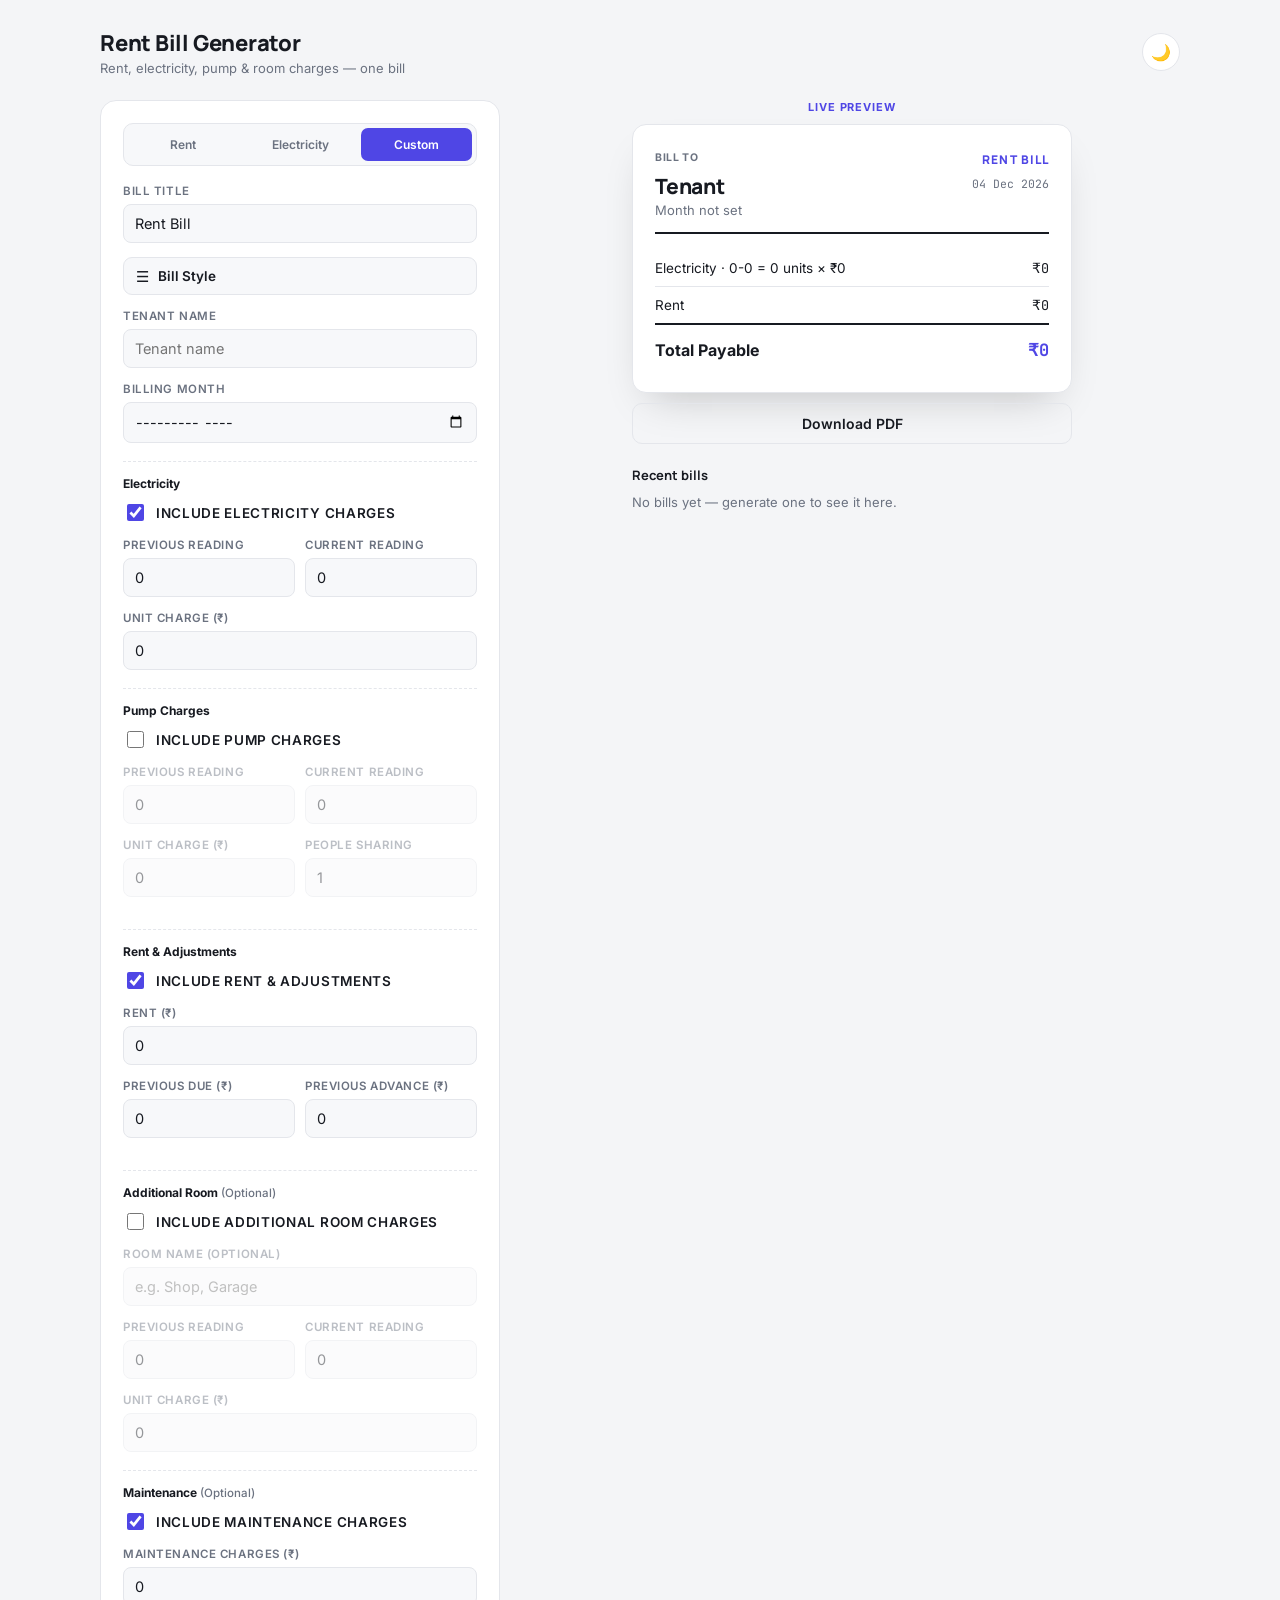
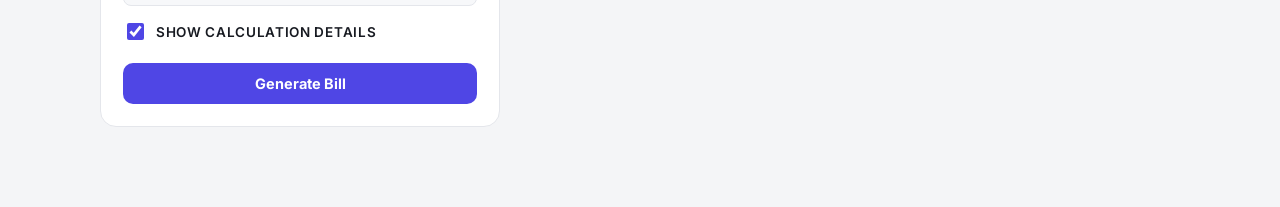
<file: bill-generator.html>
<!DOCTYPE html>
<html lang="en">
<head>
<meta charset="UTF-8">
<meta name="viewport" content="width=device-width, initial-scale=1.0">
<meta name="color-scheme" content="light dark">
<title>Rent Bill Generator</title>
<link rel="preconnect" href="https://fonts.googleapis.com">
<link rel="preconnect" href="https://fonts.gstatic.com" crossorigin>
<link href="https://fonts.googleapis.com/css2?family=Inter:wght@400;500;600;700&family=Manrope:wght@600;700;800&family=JetBrains+Mono:wght@500;600&display=swap" rel="stylesheet">
<style>
  :root {
    --bg:#F4F5F7; --panel:#FFFFFF; --panel-alt:#F7F8FA; --border:#E4E6EB;
    --text:#171A21; --text-muted:#6B7280;
    --accent:#4F46E5; --accent-rgb:79,70,229;
    --bill-accent:#4F46E5; --bill-accent-rgb:79,70,229;
    --danger:#DC2626;
    --font-display:'Manrope', system-ui, sans-serif;
    --font-body:'Inter', system-ui, sans-serif;
    --font-mono:'JetBrains Mono', ui-monospace, monospace;
  }
  :root[data-theme="dark"] {
    --bg:#0C0D11; --panel:#17191F; --panel-alt:#1D2027; --border:#292C35;
    --text:#EDEEF2; --text-muted:#8B90A0;
    --accent:#8583F5; --accent-rgb:133,131,245;
    --danger:#F87171;
  }
  * { box-sizing:border-box; }
  body { margin:0; background:var(--bg); color:var(--text); font-family:var(--font-body); -webkit-font-smoothing:antialiased; }
  .shell { max-width:1120px; margin:0 auto; padding:28px 20px 80px; }
  .app-header { display:flex; align-items:center; justify-content:space-between; margin-bottom:24px; }
  .app-header h1 { font-family:var(--font-display); font-size:22px; font-weight:800; margin:0; letter-spacing:-.01em; }
  .app-header p { margin:2px 0 0; font-size:13px; color:var(--text-muted); }
  .icon-btn { width:38px; height:38px; border-radius:50%; border:1px solid var(--border); background:var(--panel); display:flex; align-items:center; justify-content:center; cursor:pointer; font-size:16px; }
  .layout { display:grid; grid-template-columns:400px 1fr; gap:24px; align-items:start; }
  @media (max-width:880px) { .layout { grid-template-columns:1fr; } }

  .card { background:var(--panel); border:1px solid var(--border); border-radius:16px; padding:22px; }
  .eyebrow { font-size:11px; font-weight:700; text-transform:uppercase; letter-spacing:.08em; color:var(--accent); margin:0 0 10px; }

  .field { margin-bottom:14px; }
  .field-row { display:grid; grid-template-columns:1fr 1fr; gap:10px; }
  label { display:block; font-size:11.5px; font-weight:600; text-transform:uppercase; letter-spacing:.05em; color:var(--text-muted); margin-bottom:6px; }
  input[type="text"], input[type="number"], input[type="month"] {
    width:100%; padding:10px 11px; font-size:14.5px; font-family:var(--font-body); color:var(--text);
    background:var(--panel-alt); border:1px solid var(--border); border-radius:8px;
    transition:border-color .15s, box-shadow .15s;
  }
  input:focus-visible { outline:none; border-color:var(--accent); box-shadow:0 0 0 3px rgba(var(--accent-rgb),.22); }
  .section-label { font-size:12px; font-weight:700; color:var(--text); margin:18px 0 10px; padding-top:14px; border-top:1px dashed var(--border); }
  .section-label:first-of-type { border-top:none; padding-top:0; margin-top:4px; }
  .opt { color:var(--text-muted); font-weight:500; text-transform:none; letter-spacing:0; font-size:11.5px; }

  [role="group"].seg { display:flex; flex-wrap:wrap; gap:6px; background:var(--panel-alt); border:1px solid var(--border); border-radius:10px; padding:4px; margin-bottom:18px; }
  .seg button { flex:1 1 72px; padding:9px 6px; font-family:var(--font-body); font-weight:600; font-size:12px; border:none; background:transparent; color:var(--text-muted); border-radius:7px; cursor:pointer; transition:background .15s, color .15s; }
  .seg button.active { background:var(--accent); color:#fff; }

  .hamburger-btn { display:flex; align-items:center; gap:9px; width:100%; padding:10px 12px; background:var(--panel-alt); border:1px solid var(--border); border-radius:9px; color:var(--text); font-family:var(--font-body); font-weight:600; font-size:13.5px; cursor:pointer; margin-bottom:14px; }
  .hamburger-btn:hover { border-color:var(--accent); }
  .hamburger-icon { font-size:15px; line-height:1; }
  .style-menu-panel { background:var(--panel-alt); border:1px solid var(--border); border-radius:10px; padding:14px; margin:-6px 0 14px; }
  .style-menu-panel[hidden] { display:none; }
  .style-menu-panel .field:last-child { margin-bottom:0; }

  .checkbox-row { display:flex; align-items:center; gap:9px; font-size:13.5px; color:var(--text); margin:0 0 14px; cursor:pointer; user-select:none; }
  .checkbox-row input { width:17px; height:17px; accent-color:var(--accent); cursor:pointer; flex-shrink:0; }
  .dimmed { opacity:.45; transition:opacity .15s; }

  .btn-primary {
    width:100%; padding:12px 16px; background:var(--accent); color:#fff; border:none; border-radius:10px;
    font-family:var(--font-body); font-weight:700; font-size:14.5px; cursor:pointer; margin-top:6px;
    transition:box-shadow .15s, transform .1s;
  }
  .btn-primary:hover { box-shadow:0 10px 22px -10px rgba(var(--accent-rgb),.65); }
  .btn-primary:active { transform:scale(.98); }
  .btn-secondary {
    width:100%; padding:11px 16px; background:transparent; color:var(--text); border:1px solid var(--border);
    border-radius:10px; font-family:var(--font-body); font-weight:600; font-size:14px; cursor:pointer; margin-top:10px;
  }
  .btn-secondary:hover { border-color:var(--accent); color:var(--accent); }

  .receipt-card { max-width:440px; margin:0 auto; }
  .receipt { background:var(--panel); border-radius:14px; padding:26px 22px 22px; box-shadow:0 20px 40px -18px rgba(0,0,0,.22); border:1px solid var(--border); }
  .receipt.pulse { animation:pulseGlow .6s ease-out; }
  @keyframes pulseGlow {
    0% { box-shadow:0 20px 40px -18px rgba(0,0,0,.22), 0 0 0 0 rgba(var(--bill-accent-rgb),.35); }
    100% { box-shadow:0 20px 40px -18px rgba(0,0,0,.22), 0 0 0 14px rgba(var(--bill-accent-rgb),0); }
  }
  .r-head { display:flex; justify-content:space-between; align-items:baseline; }
  .r-kind { font-family:var(--font-display); font-size:12px; font-weight:800; letter-spacing:.09em; color:var(--bill-accent); text-transform:uppercase; }
  .r-date { font-size:11.5px; color:var(--text-muted); font-family:var(--font-mono); }
  .r-name { font-family:var(--font-display); font-size:21px; font-weight:800; margin:8px 0 0; letter-spacing:-.01em; }
  .r-month { font-size:13px; color:var(--text-muted); margin:2px 0 0; }
  .r-div { border-top:1px dashed var(--border); margin:16px 0; }
  .r-row { display:flex; justify-content:space-between; gap:14px; padding:7px 0; font-size:13.5px; }
  .r-label { color:var(--text-muted); }
  .r-amt { font-family:var(--font-mono); font-weight:600; font-variant-numeric:tabular-nums; white-space:nowrap; }
  .r-total { font-size:16px; font-weight:700; }
  .r-total .r-amt { font-size:17px; color:var(--bill-accent); }

  .swatch-row { display:flex; gap:10px; margin-bottom:14px; }
  .swatch { width:26px; height:26px; border-radius:50%; border:none; background:var(--sw); cursor:pointer; padding:0; box-shadow:0 0 0 1px var(--border); }
  .swatch.active { box-shadow:0 0 0 2px var(--panel), 0 0 0 4px var(--sw); }
  .r-warn { font-size:12px; color:var(--danger); margin:2px 0 10px; }

  .inv-head { display:flex; justify-content:space-between; align-items:flex-start; gap:12px; margin-bottom:16px; padding-bottom:14px; border-bottom:2px solid var(--text); }
  .inv-label { font-size:10.5px; font-weight:700; text-transform:uppercase; letter-spacing:.06em; color:var(--text-muted); margin:0 0 4px; }
  .inv-meta { text-align:right; }
  .inv-meta .r-kind { display:block; margin-bottom:4px; }
  .inv-table { width:100%; border-collapse:collapse; font-size:13.5px; }
  .inv-table td { padding:9px 0; border-bottom:1px solid var(--border); }
  .inv-table td.inv-amt { text-align:right; font-family:var(--font-mono); font-variant-numeric:tabular-nums; white-space:nowrap; padding-left:12px; }
  .inv-table tfoot td { border-top:2px solid var(--text); border-bottom:none; font-weight:700; font-size:16px; padding-top:14px; }
  .inv-table tfoot td.inv-amt { color:var(--bill-accent); font-size:17px; }

  .inv-modern-head { background:var(--bill-accent); color:#fff; padding:20px 22px; border-radius:13px 13px 0 0; margin:-26px -22px 18px; }
  .inv-modern-kind { display:block; font-size:11px; font-weight:800; letter-spacing:.09em; text-transform:uppercase; opacity:.85; }
  .inv-modern-name { font-family:var(--font-display); font-size:20px; font-weight:800; margin:6px 0 4px; color:#fff; }
  .inv-modern-meta { display:flex; justify-content:space-between; font-size:12px; opacity:.85; }
  .inv-modern-row { display:flex; justify-content:space-between; gap:12px; padding:9px 10px; font-size:13.5px; border-radius:6px; }
  .inv-modern-row:nth-child(odd) { background:var(--panel-alt); }
  .inv-modern-amt { font-family:var(--font-mono); font-variant-numeric:tabular-nums; white-space:nowrap; }
  .inv-modern-total { display:flex; justify-content:space-between; margin-top:14px; padding:14px; background:var(--panel-alt); border-radius:10px; font-weight:700; font-size:16px; }
  .inv-modern-total span:last-child { color:var(--bill-accent); font-family:var(--font-mono); font-size:17px; }

  .inv-min-head { margin-bottom:22px; }
  .inv-min-meta { display:flex; justify-content:space-between; margin-top:12px; }
  .inv-min-row { display:flex; justify-content:space-between; gap:12px; padding:11px 0; font-size:14px; }
  .inv-min-amt { font-family:var(--font-mono); font-variant-numeric:tabular-nums; white-space:nowrap; }
  .inv-min-total { display:flex; justify-content:space-between; margin-top:10px; padding-top:16px; border-top:1.5px solid var(--text); font-weight:700; font-size:17px; }
  .inv-min-total span:last-child { color:var(--bill-accent); font-family:var(--font-mono); }

  .inv-ledger-head { margin-bottom:16px; }
  .inv-ledger-meta { display:flex; justify-content:space-between; margin-top:8px; gap:10px; }
  .inv-ledger-table { width:100%; border-collapse:collapse; font-size:13px; border:1px solid var(--border); }
  .inv-ledger-table th { text-align:left; font-size:10.5px; text-transform:uppercase; letter-spacing:.05em; color:var(--text-muted); padding:8px 10px; border:1px solid var(--border); background:var(--panel-alt); }
  .inv-ledger-table td { padding:8px 10px; border:1px solid var(--border); font-family:var(--font-mono); }
  .inv-ledger-table th:first-child, .inv-ledger-table td:first-child { width:30px; text-align:center; color:var(--text-muted); }
  .inv-ledger-table th:last-child, .inv-ledger-table td:last-child { text-align:right; }
  .inv-ledger-table tfoot td { font-weight:700; font-size:14.5px; }
  .inv-ledger-table tfoot td:last-child { color:var(--bill-accent); font-size:16px; }

  .inv-stmt-info { margin:10px 0 16px; }
  .inv-stmt-meta-table { width:100%; border-collapse:collapse; font-size:12.5px; }
  .inv-stmt-meta-table td { padding:4px 0; }
  .inv-stmt-meta-table td:first-child { color:var(--text-muted); width:45%; }
  .inv-stmt-meta-table td:last-child { font-weight:600; text-align:right; }
  .inv-stmt-table { width:100%; border-collapse:collapse; font-size:13.5px; }
  .inv-stmt-table td { padding:8px 0; border-bottom:1px solid var(--border); }
  .inv-stmt-table td:last-child { text-align:right; font-family:var(--font-mono); font-variant-numeric:tabular-nums; white-space:nowrap; }
  .inv-stmt-table tfoot td { border-top:3px double var(--text); border-bottom:none; font-weight:700; font-size:16px; padding-top:12px; }
  .inv-stmt-table tfoot td:last-child { color:var(--bill-accent); font-size:17px; }


  .history-wrap { margin-top:22px; }
  .history-wrap h3 { font-family:var(--font-display); font-size:13px; margin:0 0 10px; }
  .hist-item { display:flex; align-items:center; gap:8px; }
  .hist-load {
    flex:1; text-align:left; display:flex; flex-direction:column; gap:1px; padding:9px 11px;
    background:var(--panel-alt); border:1px solid var(--border); border-radius:8px; cursor:pointer; font-family:var(--font-body);
  }
  .hist-load:hover { border-color:var(--accent); }
  .hist-load strong { font-size:13px; }
  .hist-load span { font-size:11.5px; color:var(--text-muted); font-family:var(--font-mono); }
  .hist-del { width:32px; height:32px; flex-shrink:0; border:1px solid var(--border); background:var(--panel); border-radius:8px; cursor:pointer; color:var(--text-muted); font-size:16px; line-height:1; }
  .hist-del:hover { color:var(--danger); border-color:var(--danger); }
  .hist-item + .hist-item { margin-top:8px; }
  .empty { font-size:13px; color:var(--text-muted); margin:0; }

  .toast {
    position:fixed; left:50%; bottom:24px; transform:translate(-50%,12px); opacity:0; pointer-events:none;
    background:var(--text); color:var(--bg); padding:11px 14px; border-radius:10px; font-size:13.5px;
    display:flex; align-items:center; gap:14px; transition:opacity .18s, transform .18s; z-index:20;
  }
  .toast.show { opacity:1; transform:translate(-50%,0); pointer-events:auto; }
  .toast button { background:none; border:none; color:var(--accent); font-weight:700; cursor:pointer; font-size:13.5px; }

  @media (prefers-reduced-motion:reduce) { * { animation:none !important; transition:none !important; } }

  @media print {
    @page { size:portrait; margin:14mm 12mm; }
    body { background:#fff; color:#111; }
    .no-print, .app-header, .eyebrow { display:none !important; }
    .layout { display:block; }
    .shell { padding:0 8%; max-width:none; }
    .receipt-card { max-width:100%; margin:0; }
    .receipt { box-shadow:none; color:#111; border-color:#ccc; }
    .r-label { color:#444; }
  }
</style>
</head>
<body>
<div class="shell">
  <div class="app-header">
    <div>
      <h1>Rent Bill Generator</h1>
      <p>Rent, electricity, pump &amp; room charges — one bill</p>
    </div>
    <button class="icon-btn no-print" id="themeToggle" aria-label="Toggle dark mode">🌙</button>
  </div>

  <div class="layout">
    <div class="card no-print">
      <div role="group" aria-label="Bill type" class="seg">
        <button type="button" id="billTypeRentBtn">Rent</button>
        <button type="button" id="billTypeElecBtn">Electricity</button>
        <button type="button" id="billTypeCustomBtn" class="active">Custom</button>
      </div>
      <div class="field">
        <label for="billTitleInput">Bill Title</label>
        <input type="text" id="billTitleInput" class="live-input" value="Rent Bill">
      </div>
      <button type="button" class="hamburger-btn no-print" id="styleMenuBtn" aria-expanded="false" aria-controls="styleMenuPanel">
        <span class="hamburger-icon">☰</span> Bill Style
      </button>
      <div class="style-menu-panel" id="styleMenuPanel" hidden>
        <div class="field">
          <label>Bill Accent</label>
          <div class="swatch-row" id="swatchRow" role="group" aria-label="Bill accent color">
            <button type="button" class="swatch active" data-color="indigo" style="--sw:#4F46E5" aria-label="Indigo"></button>
            <button type="button" class="swatch" data-color="emerald" style="--sw:#059669" aria-label="Emerald"></button>
            <button type="button" class="swatch" data-color="amber" style="--sw:#D97706" aria-label="Amber"></button>
            <button type="button" class="swatch" data-color="rose" style="--sw:#E11D48" aria-label="Rose"></button>
            <button type="button" class="swatch" data-color="slate" style="--sw:#334155" aria-label="Slate"></button>
          </div>
        </div>
        <div class="field">
          <label>Invoice Style</label>
          <div role="group" aria-label="Invoice style" class="seg">
            <button type="button" id="structClassicBtn" class="active">Classic</button>
            <button type="button" id="structModernBtn">Modern</button>
            <button type="button" id="structMinimalBtn">Minimal</button>
            <button type="button" id="structLedgerBtn">Ledger</button>
            <button type="button" id="structStatementBtn">Statement</button>
          </div>
        </div>
      </div>
      <div class="field">
        <label for="nameInput">Tenant Name</label>
        <input type="text" id="nameInput" class="live-input" placeholder="Tenant name">
      </div>
      <div class="field">
        <label for="monthInput">Billing Month</label>
        <input type="month" id="monthInput" class="live-input">
      </div>

      <div class="section-label">Electricity</div>
      <label class="checkbox-row"><input type="checkbox" id="elecIncluded" class="live-input" checked> Include Electricity Charges</label>
      <div id="elecFieldsWrap">
        <div class="field-row">
          <div class="field"><label for="elecPrevInput">Previous Reading</label><input type="number" min="0" step="0.01" id="elecPrevInput" class="live-input" value="0"></div>
          <div class="field"><label for="elecCurrInput">Current Reading</label><input type="number" min="0" step="0.01" id="elecCurrInput" class="live-input" value="0"></div>
        </div>
        <div class="field"><label for="elecRateInput">Unit Charge (₹)</label><input type="number" min="0" step="0.01" id="elecRateInput" class="live-input" value="0"></div>
      </div>

      <div class="section-label">Pump Charges</div>
      <label class="checkbox-row"><input type="checkbox" id="pumpIncluded" class="live-input"> Include Pump Charges</label>
      <div id="pumpFieldsWrap" class="dimmed">
        <div class="field-row">
          <div class="field"><label for="pumpPrevInput">Previous Reading</label><input type="number" min="0" step="0.01" id="pumpPrevInput" class="live-input" value="0"></div>
          <div class="field"><label for="pumpCurrInput">Current Reading</label><input type="number" min="0" step="0.01" id="pumpCurrInput" class="live-input" value="0"></div>
        </div>
        <div class="field-row">
          <div class="field"><label for="pumpRateInput">Unit Charge (₹)</label><input type="number" min="0" step="0.01" id="pumpRateInput" class="live-input" value="0"></div>
          <div class="field"><label for="pumpPeopleInput">People Sharing</label><input type="number" min="1" step="1" id="pumpPeopleInput" class="live-input" value="1"></div>
        </div>
      </div>

      <div class="section-label">Rent &amp; Adjustments</div>
      <label class="checkbox-row"><input type="checkbox" id="rentIncluded" class="live-input" checked> Include Rent &amp; Adjustments</label>
      <div id="rentFieldsWrap">
        <div class="field"><label for="rentInput">Rent (₹)</label><input type="number" min="0" step="0.01" id="rentInput" class="live-input" value="0"></div>
        <div class="field-row">
          <div class="field"><label for="prevDueInput">Previous Due (₹)</label><input type="number" min="0" step="0.01" id="prevDueInput" class="live-input" value="0"></div>
          <div class="field"><label for="prevAdvanceInput">Previous Advance (₹)</label><input type="number" min="0" step="0.01" id="prevAdvanceInput" class="live-input" value="0"></div>
        </div>
      </div>

      <div class="section-label">Additional Room <span class="opt">(Optional)</span></div>
      <label class="checkbox-row"><input type="checkbox" id="roomIncluded" class="live-input"> Include Additional Room Charges</label>
      <div id="roomFieldsWrap" class="dimmed">
        <div class="field"><label for="roomNameInput">Room Name (Optional)</label><input type="text" id="roomNameInput" class="live-input" placeholder="e.g. Shop, Garage"></div>
        <div class="field-row">
          <div class="field"><label for="roomPrevInput">Previous Reading</label><input type="number" min="0" step="0.01" id="roomPrevInput" class="live-input" value="0"></div>
          <div class="field"><label for="roomCurrInput">Current Reading</label><input type="number" min="0" step="0.01" id="roomCurrInput" class="live-input" value="0"></div>
        </div>
        <div class="field"><label for="roomRateInput">Unit Charge (₹)</label><input type="number" min="0" step="0.01" id="roomRateInput" class="live-input" value="0"></div>
      </div>

      <div class="section-label">Maintenance <span class="opt">(Optional)</span></div>
      <label class="checkbox-row"><input type="checkbox" id="maintenanceIncluded" class="live-input" checked> Include Maintenance Charges</label>
      <div id="maintFieldsWrap">
        <div class="field"><label for="maintenanceInput">Maintenance Charges (₹)</label><input type="number" min="0" step="0.01" id="maintenanceInput" class="live-input" value="0"></div>
      </div>

      <label class="checkbox-row"><input type="checkbox" id="showDetails" class="live-input" checked> Show Calculation Details</label>

      <button class="btn-primary" id="generateBtn">Generate Bill</button>
    </div>

    <div>
      <p class="eyebrow" style="text-align:center;">Live preview</p>
      <div id="receiptWrap" class="receipt-card">
        <div class="receipt" id="receiptCard">
          <div id="receiptEl"></div>
        </div>
      </div>
      <div style="max-width:440px; margin:0 auto;">
        <button class="btn-secondary no-print" id="printBtn">Download PDF</button>
      </div>

      <div class="history-wrap no-print" style="max-width:440px; margin-left:auto; margin-right:auto;">
        <h3>Recent bills</h3>
        <div id="historyList"></div>
      </div>
    </div>
  </div>
</div>

<div class="toast no-print" id="toast" role="status" aria-live="polite"></div>

<script>
  const $ = id => document.getElementById(id);
  const MONTHS = ['January','February','March','April','May','June','July','August','September','October','November','December'];
  let history = [];
  let lastDeleted = null;
  let toastTimer = null;
  let billType = 'custom';

  function num(id){ const v = parseFloat($(id).value); return isNaN(v) ? 0 : v; }

  function formatMonthInput(v){
    if(!v) return 'Month not set';
    const parts = v.split('-');
    const idx = parseInt(parts[1],10) - 1;
    return (MONTHS[idx] || '') + ' ' + parts[0];
  }

  function fmt(n){
    const neg = n < 0;
    const v = Math.abs(Math.round(n*100)/100).toLocaleString('en-IN', {maximumFractionDigits:2});
    return (neg ? '−₹' : '₹') + v;
  }

  function escapeHtml(str){
    const d = document.createElement('div');
    d.textContent = String(str);
    return d.innerHTML;
  }

  function currentData(){
    return {
      name: $('nameInput').value.trim() || 'Tenant',
      month: $('monthInput').value,
      elecOn: $('elecIncluded').checked,
      elecPrev: num('elecPrevInput'), elecCurr: num('elecCurrInput'), elecRate: num('elecRateInput'),
      pumpOn: $('pumpIncluded').checked,
      pumpPrev: num('pumpPrevInput'), pumpCurr: num('pumpCurrInput'), pumpRate: num('pumpRateInput'),
      pumpPeople: num('pumpPeopleInput') || 1,
      rentOn: $('rentIncluded').checked,
      rent: num('rentInput'), prevDue: num('prevDueInput'), prevAdvance: num('prevAdvanceInput'),
      roomOn: $('roomIncluded').checked,
      roomName: $('roomNameInput').value.trim() || 'Additional Room',
      roomPrev: num('roomPrevInput'), roomCurr: num('roomCurrInput'), roomRate: num('roomRateInput'),
      maintenanceOn: $('maintenanceIncluded').checked,
      maintenance: num('maintenanceInput'),
      showDetails: $('showDetails').checked,
      billTitle: $('billTitleInput').value.trim() || 'Rent Bill'
    };
  }

  function buildBill(d){
    const elecUnits = Math.max(0, d.elecCurr - d.elecPrev);
    const elecAmt = elecUnits * d.elecRate;
    const pumpUnits = Math.max(0, d.pumpCurr - d.pumpPrev);
    const pumpTotal = pumpUnits * d.pumpRate;
    const pumpShare = d.pumpPeople > 0 ? pumpTotal / d.pumpPeople : pumpTotal;
    const roomUnits = Math.max(0, d.roomCurr - d.roomPrev);
    const roomAmt = roomUnits * d.roomRate;

    const rows = [];
    if (d.elecOn){
      rows.push({
        label: d.showDetails ? ('Electricity · ' + d.elecCurr + '-' + d.elecPrev + ' = ' + elecUnits + ' units × ₹' + d.elecRate) : 'Electricity',
        amt: elecAmt
      });
    }
    if (d.pumpOn){
      rows.push({
        label: d.showDetails ? ('Pump · ' + d.pumpCurr + '-' + d.pumpPrev + ' = ' + pumpUnits + ' units × ₹' + d.pumpRate + ' ÷ ' + d.pumpPeople + ' people') : 'Pump Charges',
        amt: pumpShare
      });
    }
    if (d.roomOn){
      rows.push({
        label: d.showDetails ? (d.roomName + ' · ' + d.roomCurr + '-' + d.roomPrev + ' = ' + roomUnits + ' units × ₹' + d.roomRate) : d.roomName,
        amt: roomAmt
      });
    }
    if (d.rentOn) rows.push({label:'Rent', amt:d.rent});
    if (d.maintenanceOn && d.maintenance) rows.push({label:'Maintenance', amt:d.maintenance});
    if (d.rentOn && d.prevDue) rows.push({label:'Previous Due', amt:d.prevDue});
    if (d.rentOn && d.prevAdvance) rows.push({label:'Previous Advance', amt:-d.prevAdvance});
    const total = (d.elecOn ? elecAmt : 0) + (d.pumpOn ? pumpShare : 0) + (d.roomOn ? roomAmt : 0)
      + (d.rentOn ? d.rent + d.prevDue - d.prevAdvance : 0) + (d.maintenanceOn ? d.maintenance : 0);
    const warn = (d.elecOn && d.elecCurr < d.elecPrev) || (d.pumpOn && d.pumpCurr < d.pumpPrev) || (d.roomOn && d.roomCurr < d.roomPrev);
    const title = d.billTitle || 'Rent Bill';
    return {title:title, rows:rows, total:total, warn:warn};
  }

  function renderReceiptHTML(data, bill){
    if (billStructure === 'modern') return renderModernStructure(data, bill);
    if (billStructure === 'minimal') return renderMinimalStructure(data, bill);
    if (billStructure === 'ledger') return renderLedgerStructure(data, bill);
    if (billStructure === 'statement') return renderStatementStructure(data, bill);
    return renderClassicStructure(data, bill);
  }

  function renderClassicStructure(data, bill){
    const rowsHTML = bill.rows.map(function(r){
      return '<tr><td>' + escapeHtml(r.label) + '</td><td class="inv-amt">' + fmt(r.amt) + '</td></tr>';
    }).join('');
    const warn = bill.warn ? '<p class="r-warn">A current reading is lower than its previous reading — check meter values.</p>' : '';
    const today = new Date();
    const dateStr = today.toLocaleDateString('en-IN', {day:'2-digit', month:'short', year:'numeric'});
    $('receiptEl').innerHTML =
      '<div class="inv-head">' +
        '<div><p class="inv-label">Bill To</p><h2 class="r-name">' + escapeHtml(data.name) + '</h2><p class="r-month">' + formatMonthInput(data.month) + '</p></div>' +
        '<div class="inv-meta"><span class="r-kind">' + escapeHtml(bill.title) + '</span><span class="r-date">' + dateStr + '</span></div>' +
      '</div>' +
      warn +
      '<table class="inv-table"><tbody>' + rowsHTML + '</tbody><tfoot><tr><td>Total Payable</td><td class="inv-amt">' + fmt(bill.total) + '</td></tr></tfoot></table>';
  }

  function renderModernStructure(data, bill){
    const rowsHTML = bill.rows.map(function(r){
      return '<div class="inv-modern-row"><span>' + escapeHtml(r.label) + '</span><span class="inv-modern-amt">' + fmt(r.amt) + '</span></div>';
    }).join('');
    const warn = bill.warn ? '<p class="r-warn">A current reading is lower than its previous reading — check meter values.</p>' : '';
    const today = new Date();
    const dateStr = today.toLocaleDateString('en-IN', {day:'2-digit', month:'short', year:'numeric'});
    $('receiptEl').innerHTML =
      '<div class="inv-modern-head">' +
        '<span class="inv-modern-kind">' + escapeHtml(bill.title) + '</span>' +
        '<h2 class="inv-modern-name">' + escapeHtml(data.name) + '</h2>' +
        '<div class="inv-modern-meta"><span>' + formatMonthInput(data.month) + '</span><span>' + dateStr + '</span></div>' +
      '</div>' +
      warn +
      rowsHTML +
      '<div class="inv-modern-total"><span>Total Payable</span><span>' + fmt(bill.total) + '</span></div>';
  }

  function renderMinimalStructure(data, bill){
    const rowsHTML = bill.rows.map(function(r){
      return '<div class="inv-min-row"><span class="r-label">' + escapeHtml(r.label) + '</span><span class="inv-min-amt">' + fmt(r.amt) + '</span></div>';
    }).join('');
    const warn = bill.warn ? '<p class="r-warn">A current reading is lower than its previous reading — check meter values.</p>' : '';
    const today = new Date();
    const dateStr = today.toLocaleDateString('en-IN', {day:'2-digit', month:'short', year:'numeric'});
    $('receiptEl').innerHTML =
      '<div class="inv-min-head">' +
        '<h2 class="r-name">' + escapeHtml(data.name) + '</h2>' +
        '<div class="inv-min-meta"><span class="r-kind">' + escapeHtml(bill.title) + '</span><span class="r-date">' + dateStr + '</span></div>' +
        '<p class="r-month">' + formatMonthInput(data.month) + '</p>' +
      '</div>' +
      warn +
      rowsHTML +
      '<div class="inv-min-total"><span>Total Payable</span><span>' + fmt(bill.total) + '</span></div>';
  }

  function renderStatementStructure(data, bill){
    const rowsHTML = bill.rows.map(function(r){
      return '<tr><td>' + escapeHtml(r.label) + '</td><td>' + fmt(r.amt) + '</td></tr>';
    }).join('');
    const warn = bill.warn ? '<p class="r-warn">A current reading is lower than its previous reading — check meter values.</p>' : '';
    const today = new Date();
    const dateStr = today.toLocaleDateString('en-IN', {day:'2-digit', month:'short', year:'numeric'});
    $('receiptEl').innerHTML =
      '<span class="r-kind">' + escapeHtml(bill.title) + '</span>' +
      '<div class="inv-stmt-info"><table class="inv-stmt-meta-table">' +
        '<tr><td>Bill To</td><td>' + escapeHtml(data.name) + '</td></tr>' +
        '<tr><td>Billing Month</td><td>' + formatMonthInput(data.month) + '</td></tr>' +
        '<tr><td>Statement Date</td><td>' + dateStr + '</td></tr>' +
      '</table></div>' +
      warn +
      '<table class="inv-stmt-table"><tbody>' + rowsHTML + '</tbody><tfoot><tr><td>Total Payable</td><td>' + fmt(bill.total) + '</td></tr></tfoot></table>';
  }

  function renderLedgerStructure(data, bill){
    const rowsHTML = bill.rows.map(function(r, i){
      return '<tr><td>' + (i + 1) + '</td><td>' + escapeHtml(r.label) + '</td><td>' + fmt(r.amt) + '</td></tr>';
    }).join('');
    const warn = bill.warn ? '<p class="r-warn">A current reading is lower than its previous reading — check meter values.</p>' : '';
    const today = new Date();
    const dateStr = today.toLocaleDateString('en-IN', {day:'2-digit', month:'short', year:'numeric'});
    $('receiptEl').innerHTML =
      '<div class="inv-ledger-head">' +
        '<h2 class="r-name">' + escapeHtml(data.name) + '</h2>' +
        '<div class="inv-ledger-meta"><span class="r-kind">' + escapeHtml(bill.title) + '</span><span class="r-date">' + dateStr + ' · ' + formatMonthInput(data.month) + '</span></div>' +
      '</div>' +
      warn +
      '<table class="inv-ledger-table"><thead><tr><th>No.</th><th>Description</th><th>Amount</th></tr></thead><tbody>' + rowsHTML + '</tbody>' +
      '<tfoot><tr><td colspan="2">Total Payable</td><td>' + fmt(bill.total) + '</td></tr></tfoot></table>';
  }

  function syncDim(){
    $('elecFieldsWrap').classList.toggle('dimmed', !$('elecIncluded').checked);
    $('pumpFieldsWrap').classList.toggle('dimmed', !$('pumpIncluded').checked);
    $('rentFieldsWrap').classList.toggle('dimmed', !$('rentIncluded').checked);
    $('roomFieldsWrap').classList.toggle('dimmed', !$('roomIncluded').checked);
    $('maintFieldsWrap').classList.toggle('dimmed', !$('maintenanceIncluded').checked);
  }

  function render(){
    syncDim();
    const data = currentData();
    const bill = buildBill(data);
    renderReceiptHTML(data, bill);
  }

  function flashReceipt(){
    const el = $('receiptCard');
    el.classList.remove('pulse');
    void el.offsetWidth;
    el.classList.add('pulse');
  }

  async function loadHistory(){
    try {
      const res = await window.storage.get('history', false);
      if (res && res.value) return JSON.parse(res.value);
      return [];
    } catch(e){
      return [];
    }
  }

  async function persistHistory(){
    try {
      await window.storage.set('history', JSON.stringify(history), false);
    } catch(e){
      console.error('Storage save failed', e);
    }
  }

  function renderHistory(){
    const el = $('historyList');
    if (!history.length){
      el.innerHTML = '<p class="empty">No bills yet — generate one to see it here.</p>';
      return;
    }
    el.innerHTML = history.map(function(h, i){
      return '<div class="hist-item">' +
        '<button type="button" class="hist-load" data-i="' + i + '">' +
        '<strong>' + escapeHtml(h.data.name) + '</strong>' +
        '<span>' + formatMonthInput(h.data.month) + ' · ' + fmt(h.total) + '</span>' +
        '</button>' +
        '<button type="button" class="hist-del" data-i="' + i + '" aria-label="Delete">×</button>' +
        '</div>';
    }).join('');
  }

  function loadFromHistory(i){
    const h = history[i];
    if (!h) return;
    const d = h.data;
    $('nameInput').value = d.name;
    $('monthInput').value = d.month;
    $('elecIncluded').checked = d.elecOn !== false;
    $('elecPrevInput').value = d.elecPrev;
    $('elecCurrInput').value = d.elecCurr;
    $('elecRateInput').value = d.elecRate;
    $('pumpIncluded').checked = !!d.pumpOn;
    $('pumpPrevInput').value = d.pumpPrev;
    $('pumpCurrInput').value = d.pumpCurr;
    $('pumpRateInput').value = d.pumpRate;
    $('pumpPeopleInput').value = d.pumpPeople;
    $('rentIncluded').checked = d.rentOn !== false;
    $('rentInput').value = d.rent;
    $('prevDueInput').value = d.prevDue;
    $('prevAdvanceInput').value = d.prevAdvance;
    $('roomIncluded').checked = !!d.roomOn;
    $('roomNameInput').value = d.roomName;
    $('roomPrevInput').value = d.roomPrev;
    $('roomCurrInput').value = d.roomCurr;
    $('roomRateInput').value = d.roomRate;
    $('maintenanceIncluded').checked = d.maintenanceOn !== false;
    $('maintenanceInput').value = d.maintenance;
    $('showDetails').checked = d.showDetails;
    $('billTitleInput').value = d.billTitle || 'Rent Bill';
    applyBillColor(h.billAccentColor || 'indigo');
    applyBillStructure(h.billStructure || 'classic');
    billType = h.billType || 'custom';
    $('billTypeRentBtn').classList.toggle('active', billType === 'rent');
    $('billTypeElecBtn').classList.toggle('active', billType === 'electricity');
    $('billTypeCustomBtn').classList.toggle('active', billType === 'custom');
    render();
  }

  async function deleteFromHistory(i){
    lastDeleted = {item:history[i], index:i};
    history.splice(i,1);
    renderHistory();
    await persistHistory();
    showToast('Bill removed.', undoDelete);
  }

  async function undoDelete(){
    if (!lastDeleted) return;
    history.splice(lastDeleted.index, 0, lastDeleted.item);
    lastDeleted = null;
    renderHistory();
    await persistHistory();
  }

  function showToast(msg, onUndo){
    const t = $('toast');
    t.innerHTML = '<span>' + msg + '</span><button type="button" id="undoBtn">Undo</button>';
    t.classList.add('show');
    clearTimeout(toastTimer);
    $('undoBtn').onclick = function(){ onUndo(); t.classList.remove('show'); };
    toastTimer = setTimeout(function(){ t.classList.remove('show'); }, 5000);
  }

  function setBillType(t){
    billType = t;
    $('billTypeRentBtn').classList.toggle('active', t === 'rent');
    $('billTypeElecBtn').classList.toggle('active', t === 'electricity');
    $('billTypeCustomBtn').classList.toggle('active', t === 'custom');
    if (t === 'rent'){
      $('elecIncluded').checked = false;
      $('pumpIncluded').checked = false;
      $('roomIncluded').checked = false;
      $('rentIncluded').checked = true;
      $('maintenanceIncluded').checked = true;
      $('billTitleInput').value = 'Rent Bill';
    } else if (t === 'electricity'){
      $('elecIncluded').checked = true;
      $('rentIncluded').checked = false;
      $('maintenanceIncluded').checked = false;
      $('billTitleInput').value = 'Electricity Bill';
    }
    render();
  }

  const BILL_COLORS = {
    indigo:{hex:'#4F46E5', rgb:'79,70,229'},
    emerald:{hex:'#059669', rgb:'5,150,105'},
    amber:{hex:'#D97706', rgb:'217,119,6'},
    rose:{hex:'#E11D48', rgb:'225,29,72'},
    slate:{hex:'#334155', rgb:'51,65,85'}
  };
  let billAccentColor = 'indigo';
  function applyBillColor(name){
    const c = BILL_COLORS[name] || BILL_COLORS.indigo;
    billAccentColor = BILL_COLORS[name] ? name : 'indigo';
    document.documentElement.style.setProperty('--bill-accent', c.hex);
    document.documentElement.style.setProperty('--bill-accent-rgb', c.rgb);
    document.querySelectorAll('.swatch').forEach(function(b){
      b.classList.toggle('active', b.dataset.color === billAccentColor);
    });
  }
  document.querySelectorAll('.swatch').forEach(function(btn){
    btn.addEventListener('click', function(){ applyBillColor(btn.dataset.color); });
  });

  let billStructure = 'classic';
  const STRUCTURES = ['classic','modern','minimal','ledger','statement'];
  function applyBillStructure(name){
    billStructure = STRUCTURES.indexOf(name) > -1 ? name : 'classic';
    STRUCTURES.forEach(function(s){
      $('struct' + s.charAt(0).toUpperCase() + s.slice(1) + 'Btn').classList.toggle('active', billStructure === s);
    });
    render();
  }
  $('structClassicBtn').addEventListener('click', function(){ applyBillStructure('classic'); });
  $('structModernBtn').addEventListener('click', function(){ applyBillStructure('modern'); });
  $('structMinimalBtn').addEventListener('click', function(){ applyBillStructure('minimal'); });
  $('structLedgerBtn').addEventListener('click', function(){ applyBillStructure('ledger'); });
  $('structStatementBtn').addEventListener('click', function(){ applyBillStructure('statement'); });

  $('styleMenuBtn').addEventListener('click', function(){
    const panel = $('styleMenuPanel');
    const willShow = panel.hasAttribute('hidden');
    if (willShow) panel.removeAttribute('hidden'); else panel.setAttribute('hidden','');
    $('styleMenuBtn').setAttribute('aria-expanded', willShow ? 'true' : 'false');
  });

  $('billTypeRentBtn').addEventListener('click', function(){ setBillType('rent'); });
  $('billTypeElecBtn').addEventListener('click', function(){ setBillType('electricity'); });
  $('billTypeCustomBtn').addEventListener('click', function(){ setBillType('custom'); });

  document.querySelectorAll('.live-input').forEach(function(el){
    el.addEventListener('input', render);
    el.addEventListener('change', render);
  });

  $('generateBtn').addEventListener('click', async function(){
    const data = currentData();
    const bill = buildBill(data);
    const snapshot = {id:Date.now(), data:data, total:bill.total, title:bill.title, billType:billType, billAccentColor:billAccentColor, billStructure:billStructure, ts:new Date().toISOString()};
    history.unshift(snapshot);
    if (history.length > 25) history.pop();
    renderHistory();
    await persistHistory();
    flashReceipt();
    $('receiptWrap').scrollIntoView({behavior:'smooth', block:'start'});
  });

  $('printBtn').addEventListener('click', function(){ window.print(); });

  $('historyList').addEventListener('click', function(e){
    const loadBtn = e.target.closest('.hist-load');
    const delBtn = e.target.closest('.hist-del');
    if (loadBtn) loadFromHistory(parseInt(loadBtn.dataset.i,10));
    if (delBtn) deleteFromHistory(parseInt(delBtn.dataset.i,10));
  });

  $('themeToggle').addEventListener('click', function(){
    const isDark = document.documentElement.getAttribute('data-theme') === 'dark';
    document.documentElement.setAttribute('data-theme', isDark ? 'light' : 'dark');
    $('themeToggle').textContent = isDark ? '🌙' : '☀️';
  });

  (async function init(){
    history = await loadHistory();
    renderHistory();
    render();
  })();
</script>
</body>
</html>
</file>
